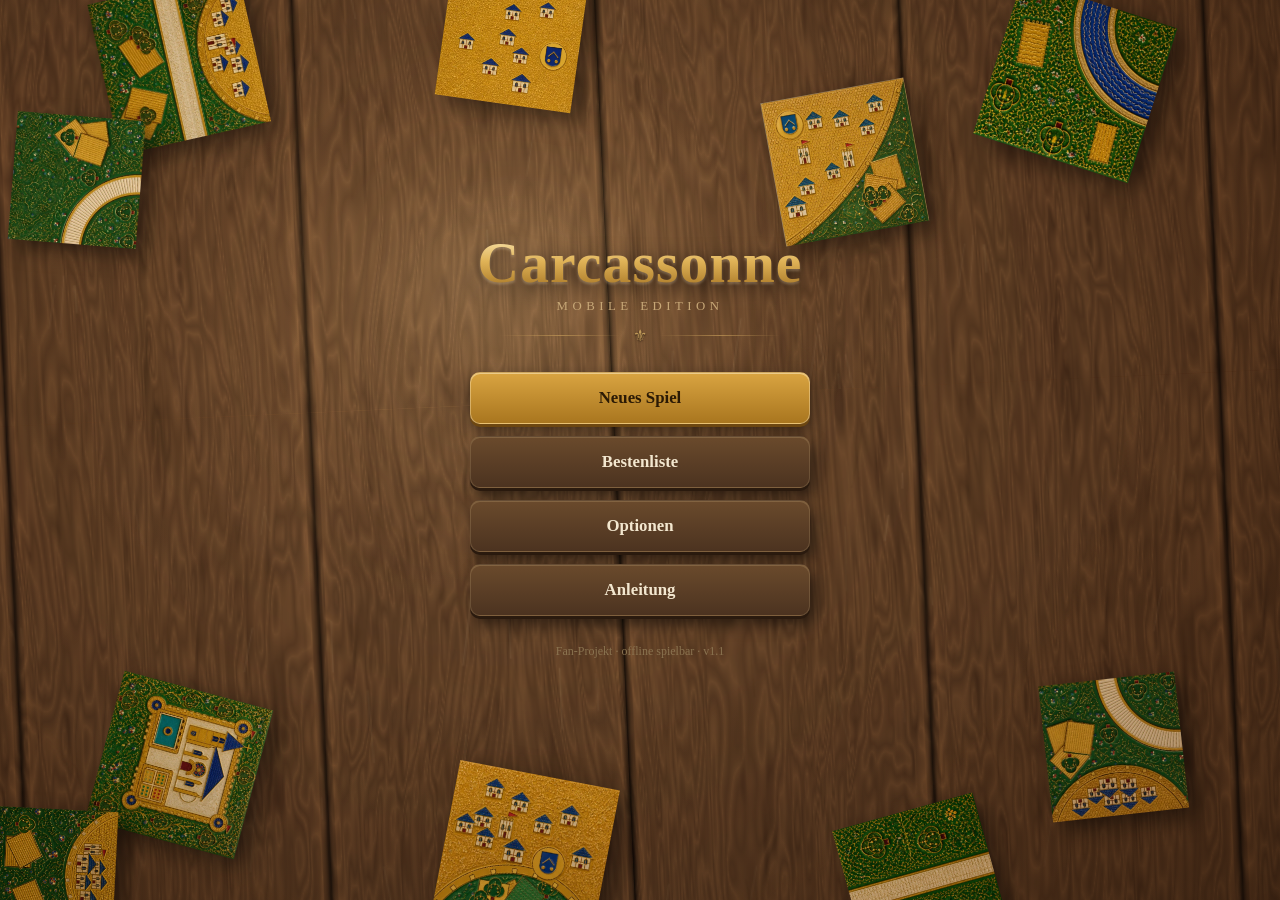
<file: index.html>
<!DOCTYPE html>
<html lang="de">
<head>
<meta charset="UTF-8">
<meta name="viewport" content="width=device-width, initial-scale=1, viewport-fit=cover, user-scalable=no">
<meta name="theme-color" content="#1a1109">
<meta name="mobile-web-app-capable" content="yes">
<meta name="apple-mobile-web-app-capable" content="yes">
<meta name="apple-mobile-web-app-status-bar-style" content="black-translucent">
<title>Carcassonne – Mobile Edition</title>
<link rel="manifest" href="manifest.webmanifest">
<link rel="icon" href="icon.svg" type="image/svg+xml">
<link rel="icon" href="icons/icon-192.png" type="image/png" sizes="192x192">
<!-- iOS wertet fuer apple-touch-icon kein SVG aus; ohne PNG landet auf dem
     Startbildschirm ein Schnappschuss der Seite statt des Symbols. -->
<link rel="apple-touch-icon" sizes="180x180" href="icons/icon-180.png">
<link rel="stylesheet" href="css/style.css">
</head>
<body>
<!-- Eichentisch im Kerzenschein – liegt hinter allen Bildschirmen -->
<canvas id="ambient" aria-hidden="true"></canvas>
<div id="app">

  <!-- ===== Hauptmenü ===== -->
  <section id="screen-menu" class="screen active">
    <div class="menu-content">
      <div class="logo-wrap">
        <h1 class="logo">Carcassonne</h1>
        <p class="tagline">Mobile&nbsp;Edition</p>
        <div class="rule">⚜</div>
      </div>
      <nav class="menu-buttons">
        <button id="btnContinue" class="btn big primary hidden">▶ Weiterspielen</button>
        <button id="btnNew" class="btn big primary">Neues Spiel</button>
        <button id="btnScores" class="btn big">Bestenliste</button>
        <button id="btnOptions" class="btn big">Optionen</button>
        <button id="btnHelp" class="btn big">Anleitung</button>
      </nav>
      <p class="foot">Fan-Projekt · offline spielbar · <span id="stand">v1.1</span></p>
    </div>
  </section>

  <!-- ===== Neues Spiel ===== -->
  <section id="screen-setup" class="screen">
    <header class="bar">
      <button class="btn icon" data-back>←</button>
      <h2>Neues Spiel</h2>
    </header>
    <div class="panel-scroll">
      <div class="panel" id="onlinePanel">
        <h3>Online-Mehrspieler <span class="hint">(mehrere Geräte)</span></h3>
        <div id="onlineOff">
          <div class="btn-row">
            <button id="btnHost" class="btn small">Spiel erstellen</button>
            <button id="btnJoin" class="btn small">Mit Code beitreten</button>
          </div>
          <p class="hint">Erstelle einen Raum; die anderen scannen den
          QR-Code, der dann erscheint, oder tippen den Raum-Code ein. Alle
          Geräte brauchen dafür <b>Internet</b> – über Bluetooth oder ein
          Netz ohne Internet geht es nicht, siehe Hilfe. Codes mit „T“
          verbinden zwei Tabs im selben Browser.</p>
        </div>
        <div id="onlineHost" class="hidden">
          <p class="room-line">Raum-Code: <b class="room-code" id="roomCode">…</b></p>
          <div class="qr-block">
            <canvas id="roomQr" width="252" height="252"
                    aria-label="QR-Code zum Beitreten"></canvas>
            <ol class="anleitung">
              <li>Dieses Fenster offen lassen.</li>
              <li>Die anderen öffnen die <b>Kamera</b> ihres Telefons und
                  halten sie auf den Code.</li>
              <li>Auf die Adresse tippen, die erscheint – das Spiel öffnet
                  sich mit eingetragenem Raum-Code.</li>
              <li>Name eintippen, <b>Beitreten</b>.</li>
              <li>Sind alle da, hier auf <b>Spiel starten</b> tippen.</li>
            </ol>
          </div>
          <p class="hint">Ohne Kamera geht es auch: „Mit Code beitreten“ und
          den Raum-Code von Hand eintippen.</p>
          <p class="hint" id="hostStatus">Warte auf Mitspieler…</p>
          <button id="btnHostCancel" class="btn small danger ghost">Raum schließen</button>
        </div>
      </div>
      <div class="panel">
        <h3>Spieler <span class="hint">(2–6, Name antippen &amp; ändern)</span></h3>
        <div id="playerRows"></div>
        <button id="btnAddPlayer" class="btn small ghost">＋ Spieler hinzufügen</button>
      </div>
      <div class="panel">
        <h3>Erweiterungen</h3>
        <label class="check"><input type="checkbox" id="exRiver">
          <span><b>Der Fluss</b><em>+12 Karten, Start am Fluss</em></span></label>
        <label class="check"><input type="checkbox" id="exInns">
          <span><b>Wirtshäuser &amp; Kathedralen</b><em>+18 Karten, großer Meeple</em></span></label>
        <label class="check"><input type="checkbox" id="exKing">
          <span><b>König &amp; Räuber</b><em>Bonus für größte Stadt &amp; längste Straße</em></span></label>
      </div>
      <div class="panel">
        <h3>Kartensatz <span class="hint">(Erweiterungen zählen mehrfach mit)</span></h3>
        <div class="seg" id="deckSeg">
          <button data-scale="1" class="active">Standard<em data-count>72 Karten</em></button>
          <button data-scale="2">Groß<em data-count>144 Karten</em></button>
          <button data-scale="4">Riesig<em data-count>288 Karten</em></button>
        </div>
      </div>
      <button id="btnStart" class="btn big primary">Spiel starten</button>
      <div class="spacer"></div>
    </div>
    <div id="joinModal" class="modal hidden">
      <div class="modal-box">
        <h3>Online beitreten</h3>
        <div id="joinForm">
          <input id="joinCode" class="text-input code-input" placeholder="CODE" maxlength="5"
                 autocapitalize="characters" autocomplete="off" spellcheck="false">
          <input id="joinName" class="text-input" placeholder="Dein Name" maxlength="14">
          <p class="hint" id="joinError"></p>
          <button id="btnJoinGo" class="btn big primary">Beitreten</button>
        </div>
        <div id="joinLobby" class="hidden">
          <p class="room-line">Raum <b class="room-code" id="joinRoomCode"></b></p>
          <ul id="joinRoster" class="roster"></ul>
          <p class="hint">Warten auf den Start durch den Host…</p>
        </div>
        <button id="btnJoinCancel" class="btn big">Abbrechen</button>
      </div>
    </div>
  </section>

  <!-- ===== Spielbrett ===== -->
  <section id="screen-game" class="screen">
    <canvas id="board"></canvas>
    <div id="hud-top">
      <div id="playerChips"></div>
      <div id="deckInfo" title="Verbleibende Karten">▦ <span id="deckCount">0</span></div>
      <!-- Hängt an der Leiste, nicht am Bildschirm: so steht eine Meldung
           immer unter den Spielern, wie viele Zeilen die auch brauchen. -->
      <div id="toasts"></div>
    </div>
    <div id="turnBanner" class="hidden"></div>
    <div id="hud-bottom">
      <div id="tileDock" class="hidden">
        <canvas id="preview" width="168" height="168"></canvas>
        <button id="btnRotate" class="btn icon round" title="Drehen">⟳</button>
      </div>
      <div id="actionDock">
        <button id="btnUndo" class="btn icon round hidden" title="Zurücknehmen">↩</button>
        <button id="btnBigMeeple" class="btn toggle hidden">Großer Meeple</button>
        <button id="btnConfirm" class="btn primary hidden">Platzieren ✓</button>
        <button id="btnSkipMeeple" class="btn hidden">Ohne Meeple ▶</button>
      </div>
    </div>
    <div id="sideDock">
      <button id="btnCenter" class="btn icon round" title="Zentrieren">⌖</button>
      <button id="btnMute" class="btn icon round" title="Ton an/aus">♫</button>
      <button id="btnGameMenu" class="btn icon round" title="Menü">☰</button>
    </div>
    <div id="netStatus" class="hidden"></div>
    <div id="gameMenu" class="modal hidden">
      <div class="modal-box">
        <h3>Pause</h3>
        <button id="btnResume" class="btn big primary">Weiterspielen</button>
        <button id="btnToOptions" class="btn big">Optionen</button>
        <button id="btnQuit" class="btn big danger">Aufgeben &amp; Hauptmenü</button>
      </div>
    </div>
  </section>

  <!-- ===== Spielende ===== -->
  <section id="screen-end" class="screen">
    <div class="panel-scroll center">
      <h2 class="end-title" id="endTitle">Spielende</h2>
      <p id="endWinner" class="end-winner"></p>
      <div class="panel">
        <table id="endTable"></table>
      </div>
      <p id="endHighscore" class="hint hidden">Neuer Bestwert!</p>
      <button id="btnRematch" class="btn big primary">Revanche</button>
      <button id="btnEndMenu" class="btn big">Hauptmenü</button>
      <div class="spacer"></div>
    </div>
  </section>

  <!-- ===== Highscores ===== -->
  <section id="screen-scores" class="screen">
    <header class="bar">
      <button class="btn icon" data-back>←</button>
      <h2>Bestenliste</h2>
    </header>
    <div class="panel-scroll">
      <div class="panel">
        <ol id="scoreList" class="score-list"></ol>
        <p id="scoreEmpty" class="hint">Noch keine Einträge – spiel eine Partie!</p>
      </div>
      <button id="btnClearScores" class="btn small danger ghost">Liste löschen</button>
      <div class="spacer"></div>
    </div>
  </section>

  <!-- ===== Optionen ===== -->
  <section id="screen-options" class="screen">
    <header class="bar">
      <button class="btn icon" data-back>←</button>
      <h2>Optionen</h2>
    </header>
    <div class="panel-scroll">
      <div class="panel">
        <h3>Ton</h3>
        <label class="check"><input type="checkbox" id="optSfx">
          <span><b>Soundeffekte</b><em>Legen, Punkte, Fanfare</em></span></label>
        <label class="check"><input type="checkbox" id="optMusic">
          <span><b>Musik</b><em>Drehleier, Flöte und Tabor</em></span></label>
      </div>
      <div class="panel">
        <h3>Anzeige</h3>
        <label class="check"><input type="checkbox" id="optHints">
          <span><b>Hinweise anzeigen</b><em>Mögliche Felder hervorheben</em></span></label>
        <label class="check"><input type="checkbox" id="optAnim">
          <span><b>Animationen</b><em>Karten- &amp; Kamerabewegungen</em></span></label>
      </div>
      <div class="spacer"></div>
    </div>
  </section>

  <!-- ===== Anleitung ===== -->
  <section id="screen-help" class="screen">
    <header class="bar">
      <button class="btn icon" data-back>←</button>
      <h2>Anleitung</h2>
    </header>
    <div class="panel-scroll">
      <div class="panel help">
        <h3>Ziel</h3>
        <p>Legt reihum Landschaftskarten an und setzt Meeples als Ritter (Stadt),
        Wegelagerer (Straße), Mönch (Kloster) oder Bauer (Wiese). Wer am Ende die
        meisten Punkte hat, gewinnt.</p>
        <h3>Ablauf</h3>
        <p>1. Karte ziehen und passend anlegen (Städte an Städte, Straßen an
        Straßen, Wiesen an Wiesen).<br>
        2. Optional einen Meeple auf ein <b>unbesetztes</b> Gebiet der neuen Karte
        setzen.<br>
        3. Fertige Gebiete werden sofort gewertet, die Meeples kommen zurück.</p>
        <h3>Punkte</h3>
        <p><b>Straße</b> fertig: 1 Punkt je Karte.<br>
        <b>Stadt</b> fertig: 2 Punkte je Karte, +2 je Wappen (unfertig am Ende: 1).<br>
        <b>Kloster</b>: 9 Punkte, wenn alle 8 Nachbarfelder liegen.<br>
        <b>Wiese</b> (nur am Ende): 3 Punkte je fertiger angrenzender Stadt.</p>
        <h3>Erweiterungen</h3>
        <p><b>Der Fluss</b>: Das Spiel beginnt mit dem Flusslauf – er teilt Wiesen.
        Eine Flusskurve darf nicht zurück in Richtung Quelle zeigen.<br>
        <b>Wirtshäuser &amp; Kathedralen</b>: Wirtshaus-Straßen zählen fertig doppelt
        (unfertig 0), Kathedral-Städte 3 je Karte (unfertig 0). Der große Meeple
        zählt bei Mehrheiten doppelt.<br>
        <b>König &amp; Räuber</b>: Wer die größte Stadt bzw. längste Straße
        vollendet, bekommt am Ende je 1 Punkt pro fertiger Stadt bzw. Straße.</p>
        <h3>Bedienung</h3>
        <p>Ziehen = Karte verschieben · Kneifen = Zoomen · Leuchtendes Feld
        antippen = Karte dort ablegen · ⟳ = Drehen · Danach Meeple-Punkt antippen
        oder „Ohne Meeple“.</p>
        <p>Beim Setzen zeigt jede Marke die Farbe ihres Bauteils: Gold =
        Stadt, Elfenbein = Straße, Grün = Wiese, Blau = Kloster. Eine
        gedämpfte Marke mit Riegel heißt: dieses Gebiet gehört schon
        jemandem – in der Farbe dessen, dem es gehört. Auch wenn seine
        Figur weit außerhalb des Bildausschnitts steht.</p>

        <h3>Zu mehreren auf mehreren Geräten</h3>
        <p>Einer erstellt unter <b>Neues Spiel → Online-Mehrspieler</b> einen
        Raum. Es erscheinen ein Raum-Code und ein QR-Code. Die anderen halten
        einfach die <b>Kamera</b> ihres Telefons darauf und tippen auf die
        Adresse, die aufpoppt – das Spiel öffnet sich mit eingetragenem Code.
        Ohne Kamera geht es über „Mit Code beitreten“ und den Code von Hand.
        Sind alle in der Liste, startet der Gastgeber.</p>
        <p><b>Was gebraucht wird:</b> alle Geräte brauchen Internet. Die
        Verbindung wird über einen öffentlichen Vermittler hergestellt;
        danach laufen die Spielzüge direkt von Gerät zu Gerät. Sind alle im
        selben WLAN, bleiben sie dabei auch im WLAN – aber das erste
        Händeschütteln braucht das Netz.</p>
        <p><b>Was nicht geht:</b> Bluetooth. Ein Browser kann sich damit nur
        mit Geräten wie Kopfhörern oder Sensoren verbinden, nicht mit einem
        anderen Telefon – ein Telefon kann sich im Browser nicht als
        Gegenstelle anbieten. Ebenso wenig ein Netz ganz ohne Internet: für
        das erste Händeschütteln müssen sich beide Seiten irgendwo treffen
        können. Wer ohne Netz zu zweit spielen will, spielt an einem Gerät –
        dafür sind bis zu sechs Spieler vorgesehen.</p>
      </div>
      <div class="spacer"></div>
    </div>
  </section>

</div>
<!-- Randabdunklung: legt die Oberfläche in denselben Lichtkegel wie den Tisch -->
<div id="vignette" aria-hidden="true"></div>
<script src="js/lib/peerjs.min.js"></script>
<script type="module" src="js/ui/main.js"></script>
</body>
</html>
</file>
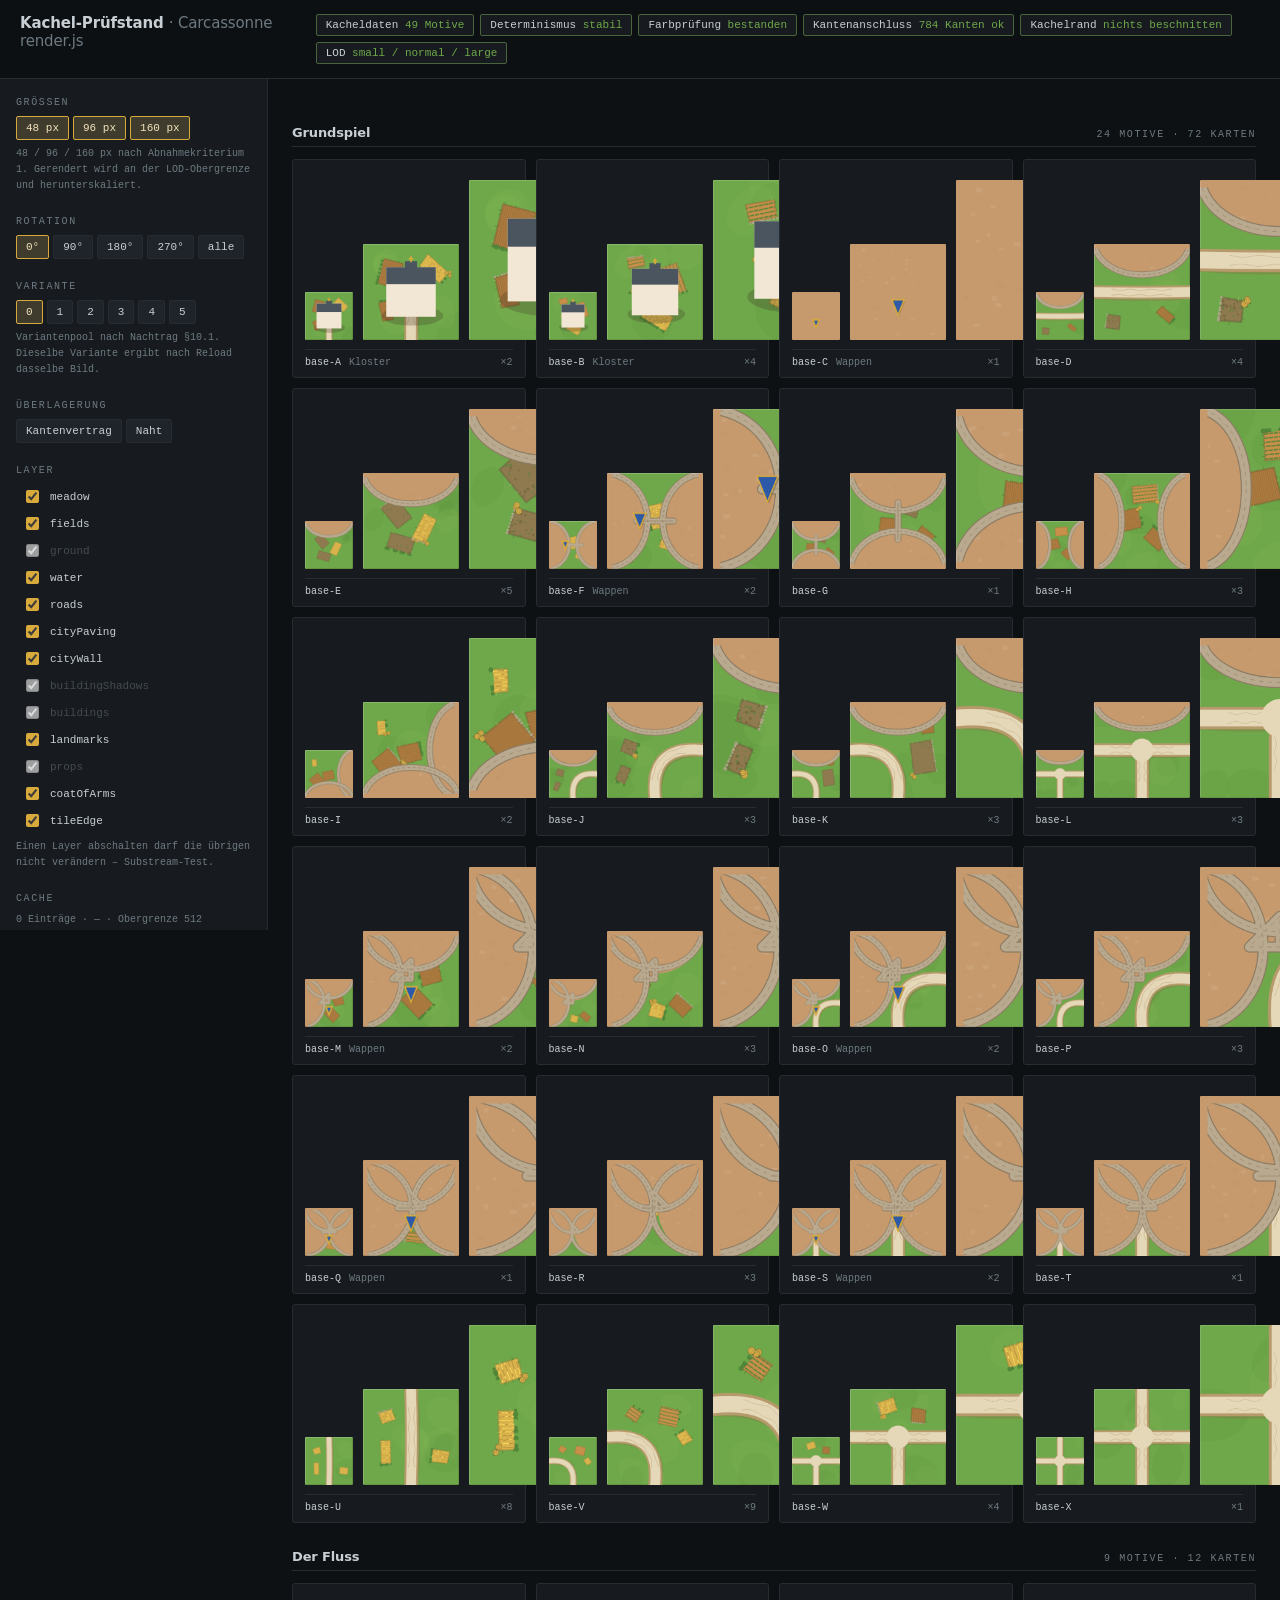
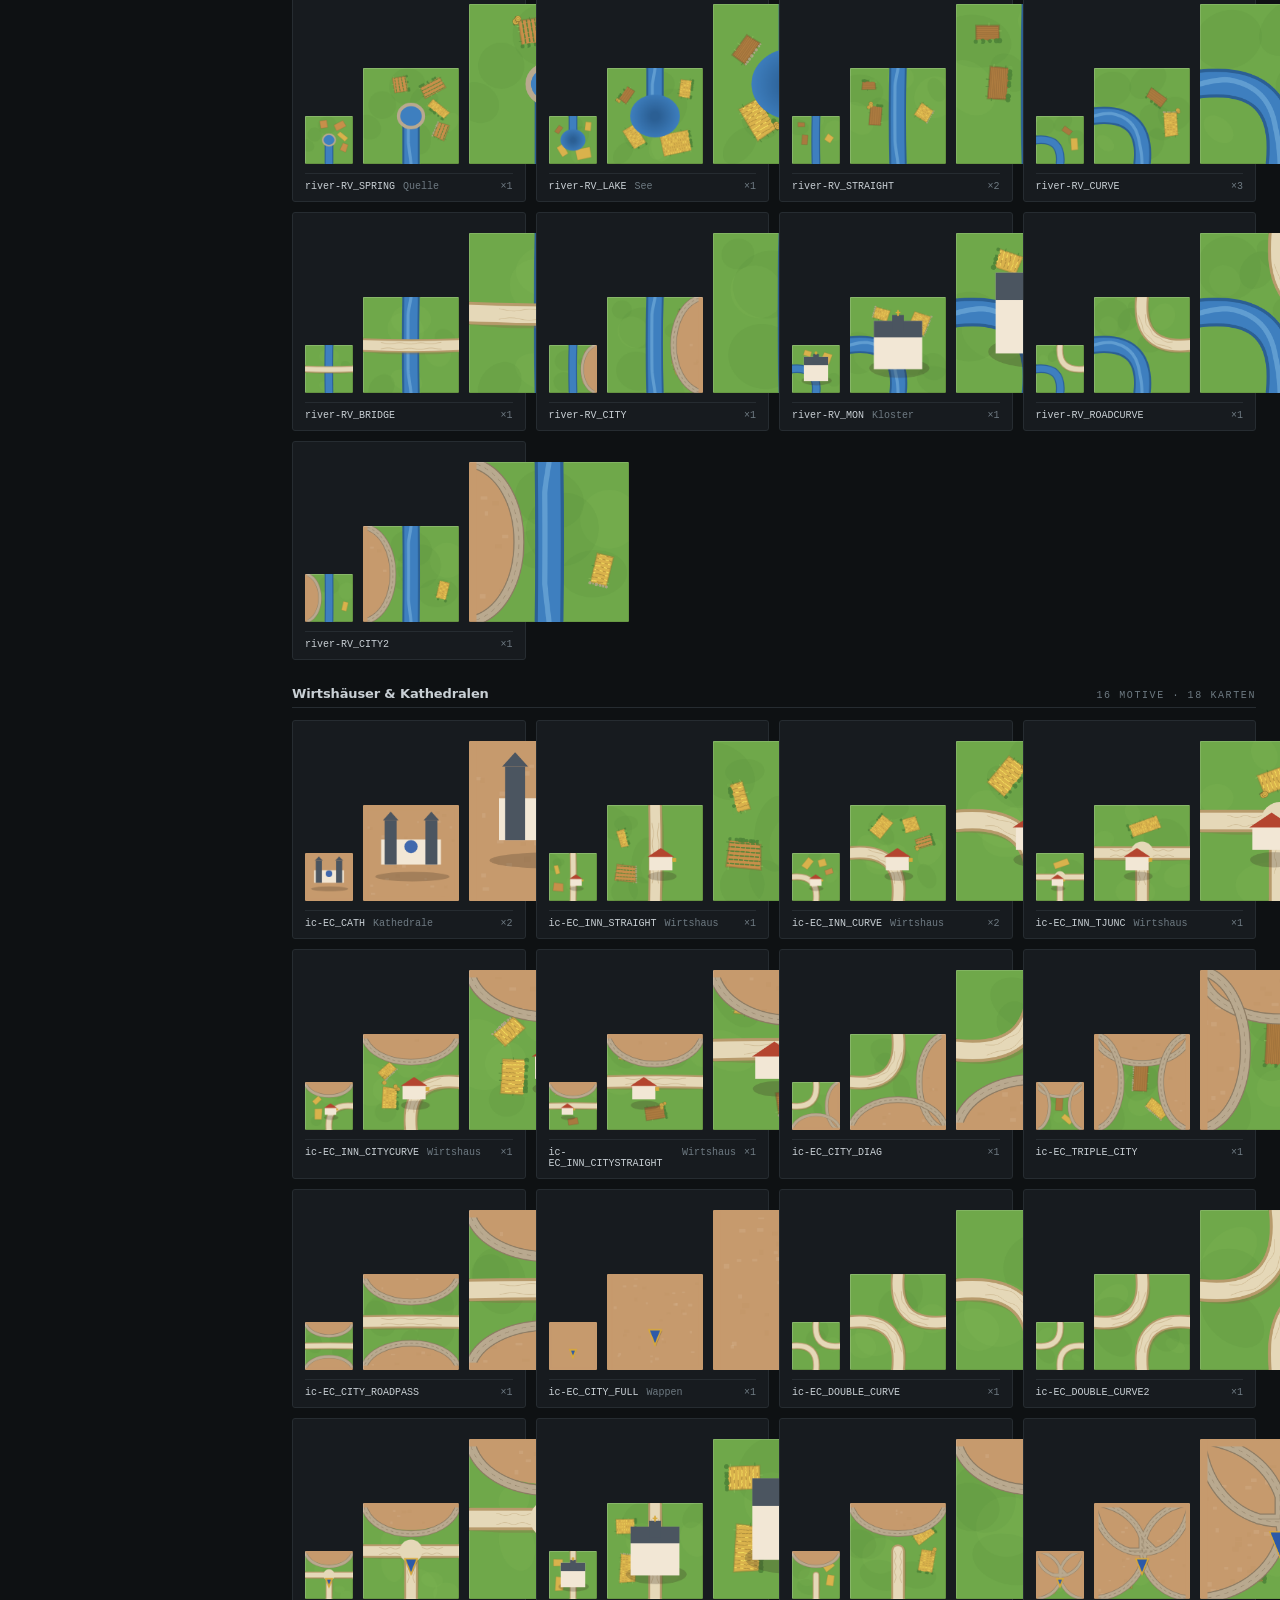
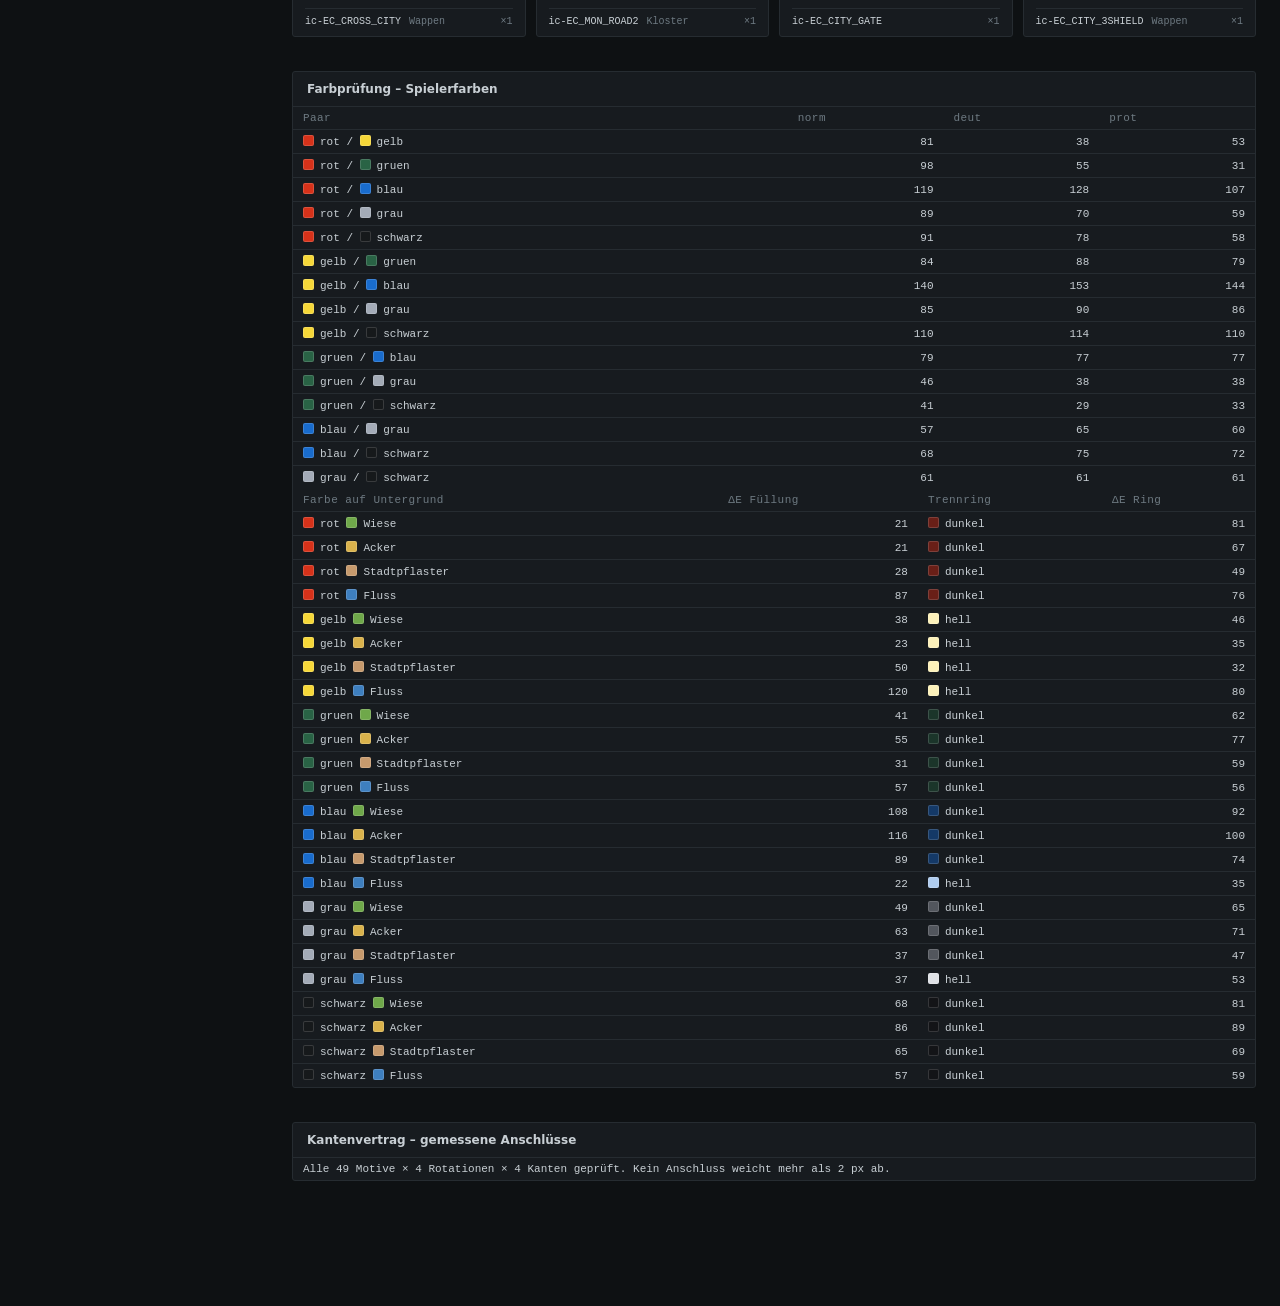
<file: debug/gallery.html>
<!doctype html>
<html lang="de">
<head>
<meta charset="utf-8">
<meta name="viewport" content="width=device-width, initial-scale=1">
<title>Kachel-Prüfstand</title>
<style>
  :root {
    --ink: #0E1113;
    --surface: #171B1F;
    --raised: #1E242A;
    --line: #262C31;
    --text: #C8CFD4;
    --muted: #6E7A82;
    --gold: #D8A93B;
    --alert: #E2574B;
    --ok: #6FA84A;
    --mono: ui-monospace, "SF Mono", "JetBrains Mono", Menlo, Consolas, monospace;
    --sans: "Inter Tight", "Helvetica Neue", system-ui, sans-serif;
    --rail: 268px;
  }

  * { box-sizing: border-box; }

  body {
    margin: 0;
    background: var(--ink);
    color: var(--text);
    font-family: var(--sans);
    font-size: 13px;
    -webkit-font-smoothing: antialiased;
  }

  .eyebrow {
    font-family: var(--mono);
    font-size: 10px;
    letter-spacing: 0.16em;
    text-transform: uppercase;
    color: var(--muted);
  }

  /* ------------------------------------------------------------- Kopfzeile */
  header {
    position: sticky; top: 0; z-index: 20;
    display: flex; align-items: baseline; gap: 24px;
    padding: 14px 20px;
    background: color-mix(in srgb, var(--ink) 92%, transparent);
    backdrop-filter: blur(8px);
    border-bottom: 1px solid var(--line);
  }
  header h1 {
    margin: 0;
    font-size: 15px; font-weight: 600; letter-spacing: -0.01em;
  }
  header h1 span { color: var(--muted); font-weight: 400; }

  #checks { display: flex; gap: 6px; flex-wrap: wrap; margin-left: auto; }
  .check {
    font-family: var(--mono); font-size: 11px;
    padding: 4px 9px; border-radius: 2px;
    border: 1px solid var(--line); background: var(--surface);
    white-space: nowrap;
  }
  .check b { font-weight: 500; }
  .check.pass { border-color: color-mix(in srgb, var(--ok) 45%, var(--line)); }
  .check.pass b { color: var(--ok); }
  .check.fail { border-color: var(--alert); }
  .check.fail b { color: var(--alert); }
  .check.wait b { color: var(--muted); }

  /* ------------------------------------------------------------------ Rail */
  .layout { display: grid; grid-template-columns: var(--rail) 1fr; align-items: start; }

  aside {
    position: sticky; top: 49px;
    height: calc(100vh - 49px); overflow-y: auto;
    padding: 18px 16px 60px;
    border-right: 1px solid var(--line);
    background: var(--surface);
  }
  .group { margin-bottom: 22px; }
  .group > .eyebrow { display: block; margin-bottom: 8px; }

  .seg { display: flex; flex-wrap: wrap; gap: 4px; }
  .seg button, .toggle {
    font-family: var(--mono); font-size: 11px;
    color: var(--text); background: var(--raised);
    border: 1px solid var(--line); border-radius: 2px;
    padding: 5px 9px; cursor: pointer;
  }
  .seg button[aria-pressed="true"] {
    background: color-mix(in srgb, var(--gold) 18%, var(--raised));
    border-color: var(--gold); color: #F2E3BE;
  }
  .seg button:focus-visible, .toggle:focus-visible, .tile:focus-visible {
    outline: 2px solid var(--gold); outline-offset: 2px;
  }

  .layers { display: flex; flex-direction: column; gap: 2px; }
  .layers label {
    display: flex; align-items: center; gap: 8px;
    font-family: var(--mono); font-size: 11px;
    padding: 3px 6px; border-radius: 2px; cursor: pointer;
  }
  .layers label:hover { background: var(--raised); }
  .layers input { accent-color: var(--gold); }
  .layers .off { color: var(--muted); text-decoration: line-through; }
  .layers .empty { color: var(--muted); opacity: 0.5; }

  .note {
    font-family: var(--mono); font-size: 10px; line-height: 1.6;
    color: var(--muted); margin-top: 6px;
  }

  /* ------------------------------------------------------------ Kontaktbogen */
  main { padding: 20px 24px 120px; }

  .setband {
    display: flex; align-items: baseline; gap: 10px;
    margin: 26px 0 12px; padding-bottom: 6px;
    border-bottom: 1px solid var(--line);
  }
  .setband h2 { margin: 0; font-size: 13px; font-weight: 600; letter-spacing: -0.01em; }
  .setband .eyebrow { margin-left: auto; }

  .sheet {
    display: grid;
    grid-template-columns: repeat(auto-fill, minmax(212px, 1fr));
    gap: 10px;
  }
  .tile {
    background: var(--surface);
    border: 1px solid var(--line); border-radius: 3px;
    padding: 12px 12px 9px;
    display: flex; flex-direction: column; gap: 9px;
  }
  .tile .row { display: flex; align-items: flex-end; gap: 10px; min-height: 168px; }
  .tile canvas { display: block; image-rendering: auto; border-radius: 1px; }
  .tile footer {
    display: flex; align-items: baseline; gap: 8px;
    font-family: var(--mono); font-size: 10px; color: var(--muted);
    border-top: 1px solid var(--line); padding-top: 7px;
  }
  .tile footer .id { color: var(--text); }
  .tile footer .count { margin-left: auto; }
  .tile.flagged { border-color: var(--alert); }

  /* Naht-Test: zwei Kacheln stumpf aneinander */
  .seam .row { gap: 0; }

  /* ---------------------------------------------------------------- Panels */
  .panel {
    margin-top: 34px; border: 1px solid var(--line);
    border-radius: 3px; background: var(--surface); overflow: hidden;
  }
  .panel > h3 {
    margin: 0; padding: 10px 14px;
    font-size: 12px; font-weight: 600;
    border-bottom: 1px solid var(--line);
  }
  table { width: 100%; border-collapse: collapse; font-family: var(--mono); font-size: 11px; }
  th, td { padding: 5px 10px; text-align: left; border-bottom: 1px solid var(--line); }
  th { color: var(--muted); font-weight: 400; letter-spacing: 0.04em; }
  tr:last-child td { border-bottom: 0; }
  td.num { text-align: right; font-variant-numeric: tabular-nums; }
  td.bad { color: var(--alert); }
  .swatch {
    display: inline-block; width: 11px; height: 11px;
    border-radius: 2px; vertical-align: -1px; margin-right: 6px;
    border: 1px solid rgba(255,255,255,0.15);
  }

  @media (prefers-reduced-motion: no-preference) {
    .tile { transition: border-color 120ms ease; }
  }
  @media (max-width: 860px) {
    .layout { grid-template-columns: 1fr; }
    aside { position: static; height: auto; border-right: 0; border-bottom: 1px solid var(--line); }
  }
</style>
</head>
<body>

<header>
  <h1>Kachel-Prüfstand <span>· Carcassonne render.js</span></h1>
  <div id="checks"></div>
</header>

<div class="layout">
  <aside>
    <div class="group">
      <span class="eyebrow">Größen</span>
      <div class="seg" id="sizes"></div>
      <p class="note">48 / 96 / 160 px nach Abnahmekriterium 1. Gerendert wird an der LOD-Obergrenze und herunterskaliert.</p>
    </div>

    <div class="group">
      <span class="eyebrow">Rotation</span>
      <div class="seg" id="rotations"></div>
    </div>

    <div class="group">
      <span class="eyebrow">Variante</span>
      <div class="seg" id="variants"></div>
      <p class="note">Variantenpool nach Nachtrag §10.1. Dieselbe Variante ergibt nach Reload dasselbe Bild.</p>
    </div>

    <div class="group">
      <span class="eyebrow">Überlagerung</span>
      <div class="seg" id="overlays"></div>
    </div>

    <div class="group">
      <span class="eyebrow">Layer</span>
      <div class="layers" id="layers"></div>
      <p class="note">Einen Layer abschalten darf die übrigen nicht verändern – Substream-Test.</p>
    </div>

    <div class="group">
      <span class="eyebrow">Cache</span>
      <div id="cacheReport" class="note"></div>
    </div>
  </aside>

  <main>
    <div id="sheets"></div>

    <section class="panel">
      <h3>Farbprüfung – Spielerfarben</h3>
      <div id="colorPanel"></div>
    </section>

    <section class="panel">
      <h3>Kantenvertrag – gemessene Anschlüsse</h3>
      <div id="edgePanel"></div>
    </section>
  </main>
</div>

<script type="module">
import { validateTiles, SETS } from '../js/ui/render/tiles.js';
// Die Galerie zeigt die echten Kacheldaten des Spiels, nicht die Vorlage.
import { adaptedTiles } from '../js/ui/render/adapt-tiles.js';
const TILES = adaptedTiles();
import { renderTile, LAYER_ORDER, registeredLayers } from '../js/ui/render/layers.js';
import '../js/ui/render/base.js'; // registriert die Layer
import '../js/ui/render/fields.js'; // Layer 'fields'
import { TileCache } from '../js/ui/render/cache.js';
import {
  LOD, lodFor, renderSizeFor, EDGE, SIDE_NAMES, edgeAnchor, keepoutCircles,
} from '../js/ui/render/contract.js';
import {
  PLAYER_COLORS, MEEPLE_BACKGROUNDS, checkPlayerColors, separationRing, CONTRAST_LIMITS,
} from '../js/ui/render/palette.js';
import { VARIANT_COUNT } from '../js/ui/render/rng.js';
import { measureEdge } from './classify.mjs';

const SIZES = [48, 96, 160];
const dpr = Math.min(window.devicePixelRatio || 1, 2);

const state = {
  sizes: new Set(SIZES),
  rotations: [0],
  variant: 0,
  overlay: null,            // null | 'contract' | 'seam'
  disabledLayers: new Set(),
};

const cache = new TileCache({ maxEntries: 512, budgetPerFrame: Infinity, dpr });

// ------------------------------------------------------------------ Zeichnen

function drawContractOverlay(ctx, { tile }) {
  ctx.save();
  ctx.lineWidth = 1 / (ctx.getTransform().a || 1);

  for (const c of keepoutCircles(tile.sides, 'prop')) {
    ctx.fillStyle = 'rgba(226,87,75,0.14)';
    ctx.beginPath();
    ctx.arc(c.x, c.y, c.r, 0, Math.PI * 2);
    ctx.fill();
  }
  for (let s = 0; s < 4; s++) {
    const a = edgeAnchor(s);
    const type = tile.sides[s];
    const half = type === 'road' ? EDGE.ROAD_WIDTH / 2
               : type === 'river' ? EDGE.RIVER_WIDTH / 2
               : type === 'city' ? 0.5 : 0;
    ctx.strokeStyle = '#D8A93B';
    ctx.beginPath();
    if (s === 0 || s === 2) { ctx.moveTo(a.x - half, a.y); ctx.lineTo(a.x + half, a.y); }
    else { ctx.moveTo(a.x, a.y - half); ctx.lineTo(a.x, a.y + half); }
    ctx.stroke();

    ctx.fillStyle = '#D8A93B';
    ctx.beginPath();
    ctx.arc(a.x, a.y, 0.012, 0, Math.PI * 2);
    ctx.fill();
  }
  ctx.restore();
}

function renderToCanvas(tile, size, rotation, variant) {
  const lod = lodFor(size);
  const renderPx = Math.round(renderSizeFor(lod) * dpr);
  const c = document.createElement('canvas');
  c.width = c.height = renderPx;
  c.style.width = c.style.height = size + 'px';
  const ctx = c.getContext('2d');
  ctx.save();
  ctx.scale(renderPx, renderPx);
  ctx.beginPath(); ctx.rect(0, 0, 1, 1); ctx.clip();
  renderTile(ctx, {
    tile, variant, rotation, lod,
    disabledLayers: state.disabledLayers,
    debug: state.overlay === 'contract' ? { overlay: drawContractOverlay } : null,
  });
  ctx.restore();
  c.dataset.lod = lod;
  return c;
}

// --------------------------------------------------------- Kantenmessung

const EXPECTED = { road: EDGE.ROAD_WIDTH, river: EDGE.RIVER_WIDTH, city: 1, field: 0 };

function rotateSides(sides, r) {
  return [0, 1, 2, 3].map((s) => sides[(s - r + 4) % 4]);
}

function runEdgeCheck() {
  const rows = [];
  let checked = 0;
  for (const tile of TILES) {
    for (const rot of [0, 1, 2, 3]) {
      const c = renderToCanvas(tile, 160, rot, state.variant);
      const sides = rotateSides(tile.sides, rot);
      const tol = 3 / c.width;
      for (let s = 0; s < 4; s++) {
        checked++;
        const m = measureEdge(c, s);
        const declared = sides[s];
        if (m.kind !== declared) {
          rows.push({ tile: tile.id, rot, side: SIDE_NAMES[s], declared, got: m.kind, width: m.width, expected: EXPECTED[declared] });
          continue;
        }
        if (declared !== 'field' && Math.abs(m.width - EXPECTED[declared]) > tol) {
          rows.push({ tile: tile.id, rot, side: SIDE_NAMES[s], declared, got: `Breite ${m.width.toFixed(3)}`, width: m.width, expected: EXPECTED[declared] });
          continue;
        }
        if ((declared === 'road' || declared === 'river') && Math.abs(m.center - 0.5) > tol) {
          rows.push({ tile: tile.id, rot, side: SIDE_NAMES[s], declared, got: `Mitte ${m.center.toFixed(3)}`, width: m.width, expected: EXPECTED[declared] });
        }
      }
    }
  }
  return { rows, checked };
}

/**
 * Dekoration darf nicht am Kachelrand abgeschnitten werden.
 * Grundflächen dürfen und sollen über den Rand laufen – dafür ist der Clip da.
 */
const DECOR_LAYERS = new Set(['buildingShadows', 'buildings', 'landmarks', 'props', 'coatOfArms']);

function runOverflowCheck() {
  const notDecor = new Set(LAYER_ORDER.filter((l) => !DECOR_LAYERS.has(l)));
  const px = Math.round(renderSizeFor(LOD.LARGE) * dpr);
  const pad = Math.round(px * 0.3);
  const offenders = [];
  for (const tile of TILES) {
    for (const rot of [0, 1, 2, 3]) {
      const c = document.createElement('canvas');
      c.width = c.height = px + 2 * pad;
      const ctx = c.getContext('2d');
      ctx.save();
      ctx.translate(pad, pad);
      ctx.scale(px, px);
      renderTile(ctx, { tile, variant: state.variant, rotation: rot, lod: LOD.LARGE, disabledLayers: notDecor });
      ctx.restore();
      const d = ctx.getImageData(0, 0, c.width, c.height).data;
      const W = c.width;
      let hits = 0;
      for (let y = 0; y < c.height && hits === 0; y++) {
        for (let x = 0; x < W; x++) {
          if (x >= pad && x < pad + px && y >= pad && y < pad + px) continue;
          if (d[(y * W + x) * 4 + 3] > 8) { hits++; break; }
        }
      }
      if (hits) offenders.push(`${tile.id} ${rot * 90}°`);
    }
  }
  return offenders;
}

// ------------------------------------------------------------------- Aufbau

function buildSeg(host, items, isActive, onPick) {
  host.innerHTML = '';
  for (const item of items) {
    const b = document.createElement('button');
    b.textContent = item.label;
    b.setAttribute('aria-pressed', String(isActive(item.value)));
    b.addEventListener('click', () => { onPick(item.value); paint(); });
    host.appendChild(b);
  }
}

function buildControls() {
  buildSeg(document.getElementById('sizes'),
    SIZES.map((s) => ({ label: s + ' px', value: s })),
    (v) => state.sizes.has(v),
    (v) => { state.sizes.has(v) ? state.sizes.delete(v) : state.sizes.add(v);
             if (!state.sizes.size) state.sizes.add(v); });

  buildSeg(document.getElementById('rotations'),
    [0, 1, 2, 3].map((r) => ({ label: (r * 90) + '°', value: r })).concat([{ label: 'alle', value: 'all' }]),
    (v) => v === 'all' ? state.rotations.length === 4 : state.rotations.length === 1 && state.rotations[0] === v,
    (v) => { state.rotations = v === 'all' ? [0, 1, 2, 3] : [v]; });

  buildSeg(document.getElementById('variants'),
    Array.from({ length: VARIANT_COUNT }, (_, i) => ({ label: String(i), value: i })),
    (v) => state.variant === v,
    (v) => { state.variant = v; });

  buildSeg(document.getElementById('overlays'),
    [{ label: 'Kantenvertrag', value: 'contract' }, { label: 'Naht', value: 'seam' }],
    (v) => state.overlay === v,
    (v) => { state.overlay = state.overlay === v ? null : v; });

  const host = document.getElementById('layers');
  host.innerHTML = '';
  const active = new Set(registeredLayers());
  for (const name of LAYER_ORDER) {
    const label = document.createElement('label');
    const cb = document.createElement('input');
    cb.type = 'checkbox';
    cb.checked = !state.disabledLayers.has(name);
    cb.disabled = !active.has(name);
    cb.addEventListener('change', () => {
      cb.checked ? state.disabledLayers.delete(name) : state.disabledLayers.add(name);
      paint();
    });
    const span = document.createElement('span');
    span.textContent = name;
    if (!active.has(name)) span.className = 'empty';
    else if (state.disabledLayers.has(name)) span.className = 'off';
    label.append(cb, span);
    if (!active.has(name)) label.title = 'noch kein Layer registriert';
    host.appendChild(label);
  }
}

function paint() {
  buildControls();
  const host = document.getElementById('sheets');
  host.innerHTML = '';

  for (const [setId, meta] of Object.entries(SETS)) {
    const tiles = TILES.filter((t) => t.set === setId);
    const band = document.createElement('div');
    band.className = 'setband';
    band.innerHTML = `<h2>${meta.label}</h2>
      <span class="eyebrow">${tiles.length} Motive · ${tiles.reduce((a, t) => a + t.count, 0)} Karten</span>`;
    host.appendChild(band);

    const sheet = document.createElement('div');
    sheet.className = 'sheet';
    for (const tile of tiles) {
      for (const rot of state.rotations) sheet.appendChild(tileCard(tile, rot));
    }
    host.appendChild(sheet);
  }

  document.getElementById('cacheReport').textContent =
    `${cache.entries.size} Einträge · ${cache.estimatedBytes() / 1048576 < 0.05 ? '—' : (cache.estimatedBytes() / 1048576).toFixed(1) + ' MB'} · Obergrenze ${cache.maxEntries}`;
}

function tileCard(tile, rotation) {
  const card = document.createElement('div');
  card.className = 'tile' + (state.overlay === 'seam' ? ' seam' : '');
  card.tabIndex = 0;

  const row = document.createElement('div');
  row.className = 'row';
  const sizes = SIZES.filter((s) => state.sizes.has(s));
  for (const size of sizes) {
    const c = renderToCanvas(tile, size, rotation, state.variant);
    row.appendChild(c);
    if (state.overlay === 'seam' && size === Math.max(...sizes)) {
      // gleiche Kachel spiegelbildlich anlegen: die Naht muss unsichtbar bleiben
      const twin = renderToCanvas(tile, size, (rotation + 2) % 4, state.variant);
      row.appendChild(twin);
    }
  }
  card.appendChild(row);

  const foot = document.createElement('footer');
  const flags = [
    tile.shield && 'Wappen', tile.cloister && 'Kloster',
    tile.cathedral && 'Kathedrale', tile.inn && 'Wirtshaus',
    tile.spring && 'Quelle', tile.lake && 'See',
  ].filter(Boolean).join(' · ');
  foot.innerHTML = `<span class="id">${tile.id}</span><span>${flags}</span><span class="count">×${tile.count}</span>`;
  card.appendChild(foot);
  return card;
}

// -------------------------------------------------------------------- Checks

function setCheck(id, label, status, detail) {
  let el = document.getElementById('chk-' + id);
  if (!el) {
    el = document.createElement('div');
    el.id = 'chk-' + id;
    el.className = 'check';
    document.getElementById('checks').appendChild(el);
  }
  el.className = 'check ' + status;
  el.innerHTML = `${label} <b>${detail}</b>`;
}

function determinismCheck() {
  const sample = TILES.filter((_, i) => i % 7 === 0);
  for (const tile of sample) {
    const a = renderToCanvas(tile, 160, 0, state.variant);
    const b = renderToCanvas(tile, 160, 0, state.variant);
    const da = a.getContext('2d').getImageData(0, 0, a.width, a.height).data;
    const db = b.getContext('2d').getImageData(0, 0, b.width, b.height).data;
    for (let i = 0; i < da.length; i += 97) {
      if (da[i] !== db[i]) return { ok: false, tile: tile.id };
    }
  }
  return { ok: true };
}

function colorPanel(result) {
  const views = ['normal', 'deuteranopia', 'protanopia'];
  let html = '<table><thead><tr><th>Paar</th>';
  for (const v of views) html += `<th class="num">${v.slice(0, 4)}</th>`;
  html += '</tr></thead><tbody>';
  for (const p of result.pairs) {
    html += `<tr><td><span class="swatch" style="background:${PLAYER_COLORS[p.a]}"></span>${p.a} / ` +
            `<span class="swatch" style="background:${PLAYER_COLORS[p.b]}"></span>${p.b}</td>`;
    for (const v of views) {
      const bad = p.values[v] < CONTRAST_LIMITS.playerPair;
      html += `<td class="num ${bad ? 'bad' : ''}">${p.values[v].toFixed(0)}</td>`;
    }
    html += '</tr>';
  }
  html += '</tbody></table>';

  html += '<table><thead><tr><th>Farbe auf Untergrund</th><th class="num">ΔE Füllung</th><th>Trennring</th><th class="num">ΔE Ring</th></tr></thead><tbody>';
  for (const b of result.backgrounds) {
    const ring = separationRing(PLAYER_COLORS[b.color], MEEPLE_BACKGROUNDS[b.background]);
    const bad = b.min < CONTRAST_LIMITS.background;
    html += `<tr><td><span class="swatch" style="background:${PLAYER_COLORS[b.color]}"></span>${b.color} ` +
            `<span class="swatch" style="background:${MEEPLE_BACKGROUNDS[b.background]}"></span>${b.background}</td>` +
            `<td class="num ${bad ? 'bad' : ''}">${b.min.toFixed(0)}</td>` +
            `<td><span class="swatch" style="background:${ring.color}"></span>${ring.kind}</td>` +
            `<td class="num">${ring.deltaE.toFixed(0)}</td></tr>`;
  }
  html += '</tbody></table>';
  document.getElementById('colorPanel').innerHTML = html;
}

function edgePanel(result) {
  if (!result.rows.length) {
    document.getElementById('edgePanel').innerHTML =
      `<table><tbody><tr><td>Alle ${TILES.length} Motive × 4 Rotationen × 4 Kanten geprüft. Kein Anschluss weicht mehr als 2 px ab.</td></tr></tbody></table>`;
    return;
  }
  let html = '<table><thead><tr><th>Motiv</th><th>Rot.</th><th>Kante</th><th>deklariert</th><th>gemessen</th><th class="num">Breite</th><th class="num">soll</th></tr></thead><tbody>';
  for (const r of result.rows.slice(0, 60)) {
    html += `<tr><td>${r.tile}</td><td>${r.rot * 90}°</td><td>${r.side}</td><td>${r.declared}</td>` +
            `<td class="bad">${r.got}</td><td class="num">${r.width.toFixed(3)}</td><td class="num">${r.expected}</td></tr>`;
  }
  html += '</tbody></table>';
  document.getElementById('edgePanel').innerHTML = html;
}

// ---------------------------------------------------------------------- Start

paint();

requestAnimationFrame(() => {
  const v = validateTiles(TILES);
  setCheck('data', 'Kacheldaten', v.ok ? 'pass' : 'fail',
    v.ok ? `${TILES.length} Motive` : `${v.problems.length} Fehler`);
  if (!v.ok) console.warn('Kacheldaten:', v.problems);

  const d = determinismCheck();
  setCheck('det', 'Determinismus', d.ok ? 'pass' : 'fail', d.ok ? 'stabil' : d.tile);

  const c = checkPlayerColors();
  setCheck('color', 'Farbprüfung', c.passed ? 'pass' : 'fail',
    c.passed ? 'bestanden' : `${c.pairs.filter((p) => !p.passed).length + c.backgrounds.filter((b) => !b.passed).length} Verstöße`);
  colorPanel(c);

  const e = runEdgeCheck();
  setCheck('edges', 'Kantenanschluss', e.rows.length ? 'fail' : 'pass',
    e.rows.length ? `${e.rows.length} Abweichungen` : `${e.checked} Kanten ok`);
  edgePanel(e);

  const o = runOverflowCheck();
  setCheck('overflow', 'Kachelrand', o.length ? 'fail' : 'pass',
    o.length ? `${o.length} Objekte beschnitten` : 'nichts beschnitten');
  if (o.length) console.warn('Beschnittene Dekoration:', o);

  setCheck('lod', 'LOD', 'pass', `${lodFor(48)} / ${lodFor(96)} / ${lodFor(160)}`);
});
</script>
</body>
</html>
</file>
<file: css/style.css>
/* ============================================================
   Carcassonne Mobile – Stylesheet (mobile-first, dunkles Thema)
   ============================================================ */
* { box-sizing: border-box; -webkit-tap-highlight-color: transparent; }
html, body {
  margin: 0; padding: 0; height: 100%;
  overflow: hidden;
  font-family: 'Iowan Old Style', 'Palatino Linotype', Palatino, Georgia, serif;
  background: #17100a; color: #f0e2c8;
  overscroll-behavior: none;
  touch-action: manipulation;
}
#app { position: fixed; inset: 0; z-index: 1; }

/* Der Tisch. Liegt hinter der Oberfläche und wird in JS gezeichnet;
   das Fallback darunter greift nur, falls das Canvas nicht startet. */
#ambient {
  position: fixed; inset: 0; z-index: 0;
  width: 100%; height: 100%; display: block;
  background:
    radial-gradient(120% 100% at 34% 18%, rgba(255,214,150,0.16) 0%, rgba(255,190,110,0.05) 34%, rgba(0,0,0,0) 62%),
    radial-gradient(150% 120% at 38% 24%, #3d2a1a 0%, #2a1c11 45%, #150d07 100%);
}

/* Der Lichtkegel greift auch auf die Oberfläche über: was weit von der
   Kerze weg liegt, wird dunkler – sonst schwebten die Pergamente in einem
   eigenen, gleichmäßig ausgeleuchteten Raum. Im Spiel aus, dort bringt das
   Brett sein eigenes Licht mit und die Bedienleisten müssen hell bleiben. */
#vignette {
  position: fixed; inset: 0; z-index: 5; pointer-events: none;
  /* Nur eine Andeutung. Bei 0,74 Schwarz am Rand war der untere Bildschirm
     auf einem Telefon nicht mehr lesbar. */
  background: radial-gradient(126% 108% at 40% 36%,
    rgba(0,0,0,0) 0%, rgba(0,0,0,0) 38%, rgba(12,7,3,0.12) 66%,
    rgba(10,6,2,0.26) 86%, rgba(8,4,2,0.34) 100%);
}
body.in-game #vignette { display: none; }

/* ---------- Screens ---------- */
.screen {
  position: absolute; inset: 0; display: none;
  flex-direction: column;
  /* durchsichtig: darunter liegt der Tisch im Kerzenschein */
}
.screen.active { display: flex; animation: fadein 0.25s ease; }
@keyframes fadein { from { opacity: 0; transform: scale(1.015); } to { opacity: 1; } }
.hidden { display: none !important; }

/* ---------- Buttons ---------- */
.btn {
  appearance: none; border: 0; cursor: pointer;
  font: inherit; font-weight: 600;
  color: #f3e7cf;
  background: linear-gradient(180deg, #6a4a2c, #4c3320);
  border: 1px solid rgba(255,224,170,0.14);
  border-radius: 10px;
  padding: 12px 20px;
  box-shadow: 0 3px 0 #2a1a0e, 5px 8px 15px rgba(0,0,0,0.55),
              inset 0 1px 0 rgba(255,226,175,0.16);
  transition: transform 0.06s ease, filter 0.15s ease;
  user-select: none;
}
.btn:active { transform: translateY(2px); box-shadow: 0 1px 0 #2a1a0e; }
.btn.primary {
  background: linear-gradient(180deg, #d9a441, #a9761f);
  color: #2b1a05;
  border-color: rgba(255,236,190,0.4);
  box-shadow: 0 3px 0 #6d4711, 0 6px 16px rgba(0,0,0,0.45),
              inset 0 1px 0 rgba(255,244,208,0.5);
}
.btn.danger { background: linear-gradient(180deg, #a33a2c, #7d2618); box-shadow: 0 3px 0 #4d1509; }
.btn.ghost { background: rgba(0,0,0,0.2); box-shadow: inset 0 0 0 1px rgba(240,214,160,0.28); }
.panel .btn.ghost { background: rgba(90,62,32,0.09); color: #4a3620; box-shadow: inset 0 0 0 1px rgba(90,62,32,0.42); }
.btn.big { width: 100%; max-width: 340px; padding: 15px 24px; font-size: 1.05rem; }
.btn.small { padding: 9px 14px; font-size: 0.9rem; }
.btn.icon {
  width: 44px; height: 44px; padding: 0;
  display: inline-flex; align-items: center; justify-content: center;
  font-size: 1.25rem;
}
.btn.round { border-radius: 50%; }
/* Ton aus: der Notenschlüssel bleibt, ein Strich fährt durch */
.btn.icon.muted { position: relative; opacity: 0.72; }
.btn.icon.muted::after {
  content: ''; position: absolute; left: 11px; right: 11px; top: calc(50% - 1px);
  height: 2px; border-radius: 2px; background: #f3e7cf; transform: rotate(-38deg);
}
.btn.toggle.on { background: linear-gradient(180deg, #7a5fd0, #6247b8); box-shadow: 0 3px 0 #43307e; }

/* ---------- Hauptmenü ---------- */
/* Mittig, solange es passt – und rollbar, wenn nicht. Mit
   justify-content: center ragt zu hoher Inhalt oben *und* unten hinaus,
   und nach oben lässt sich nicht rollen: im Querformat war die Überschrift
   abgeschnitten und der unterste Knopf nicht zu erreichen. */
#screen-menu { align-items: center; justify-content: flex-start; overflow-y: auto; }
.menu-content {
  position: relative; z-index: 1;
  display: flex; flex-direction: column; align-items: center; gap: 10px;
  width: 100%; padding: 24px; margin: auto 0; flex-shrink: 0;
}
.logo-wrap { text-align: center; margin-bottom: 18px; }
.logo {
  margin: 0; font-size: clamp(2.4rem, 9vw, 3.6rem);
  font-weight: 800; letter-spacing: 0.02em;
  background: linear-gradient(180deg, #fff0c4, #e0b357 48%, #9c6a1c);
  -webkit-background-clip: text; background-clip: text; color: transparent;
  filter: drop-shadow(0 2px 1px rgba(255,236,190,0.25)) drop-shadow(0 4px 10px rgba(0,0,0,0.65));
}
.tagline { margin: 4px 0 0; color: #c9a978; letter-spacing: 0.35em; text-transform: uppercase; font-size: 0.8rem; }
/* Lilienzierat mit zwei feinen Linien – die Trennlinie im Buchdruck */
.rule {
  display: flex; align-items: center; gap: 12px;
  margin: 14px auto 0; width: min(280px, 70vw);
  color: #c09a58; font-size: 1rem; line-height: 1;
  text-shadow: 0 1px 2px rgba(0,0,0,0.7);
}
.rule::before, .rule::after {
  content: ''; flex: 1; height: 1px;
  background: linear-gradient(90deg, rgba(200,158,90,0), rgba(200,158,90,0.65), rgba(200,158,90,0));
}
.menu-buttons { display: flex; flex-direction: column; gap: 12px; width: 100%; align-items: center; }
.foot { color: #8a7350; font-size: 0.75rem; margin-top: 18px; }

/* ---------- Panels / Setup ---------- */
.bar {
  display: flex; align-items: center; gap: 12px;
  padding: calc(10px + env(safe-area-inset-top)) 14px 10px;
  background: rgba(26, 16, 9, 0.82); backdrop-filter: blur(8px);
  border-bottom: 1px solid rgba(240,214,160,0.14);
}
.bar h2 { margin: 0; font-size: 1.15rem; }
.panel-scroll {
  flex: 1; overflow-y: auto; -webkit-overflow-scrolling: touch;
  padding: 14px; display: flex; flex-direction: column; gap: 14px; align-items: stretch;
}
.panel-scroll.center { align-items: center; padding-top: calc(24px + env(safe-area-inset-top)); }
/* Was nicht passt, wird gerollt, nicht gestaucht. Ohne das drückt die
   Spalte ihre Kinder zusammen: im Querformat blieb von der Abrechnung ein
   Streifen von 32 px. */
.panel-scroll > * { flex-shrink: 0; }
.panel {
  /* Pergament: warmer Grundton mit fleckiger Alterung */
  background:
    radial-gradient(60% 40% at 22% 18%, rgba(120,84,44,0.10), rgba(0,0,0,0) 70%),
    radial-gradient(50% 45% at 82% 76%, rgba(120,84,44,0.12), rgba(0,0,0,0) 72%),
    linear-gradient(160deg, #efe0be 0%, #e6d3ac 55%, #dcc79c 100%);
  color: #3a2a17;
  border: 1px solid rgba(90,62,32,0.45);
  border-radius: 6px; padding: 15px; width: 100%; max-width: 480px;
  margin: 0 auto;
  box-shadow: 7px 10px 24px rgba(0,0,0,0.5), inset 0 0 30px rgba(140,100,56,0.16);
}
.panel h3 { margin: 0 0 10px; font-size: 1rem; color: #ffd58a; }
.hint { color: #93a0b4; font-size: 0.8rem; font-weight: 400; }
.spacer { height: 40px; flex-shrink: 0; }

/* Spielerzeilen */
.player-row {
  display: flex; align-items: center; gap: 8px;
  padding: 7px 0;
}
.player-row .color-dot {
  width: 34px; height: 34px; border-radius: 50%;
  border: 3px solid rgba(255,255,255,0.7);
  flex-shrink: 0; cursor: pointer;
  box-shadow: 0 2px 6px rgba(0,0,0,0.4);
}
.player-row input[type=text] {
  flex: 1; min-width: 0;
  background: rgba(0,0,0,0.25); color: #eef1f6;
  border: 1px solid rgba(255,255,255,0.12); border-radius: 10px;
  padding: 9px 10px; font: inherit;
}
.player-row select {
  background: rgba(0,0,0,0.25); color: #eef1f6;
  border: 1px solid rgba(255,255,255,0.12); border-radius: 10px;
  padding: 9px 6px; font: inherit; font-size: 0.85rem;
  max-width: 116px;
}
.player-row .remove {
  background: none; border: 0; color: #d95757; font-size: 1.2rem; cursor: pointer;
  padding: 4px;
}

/* Online-Mehrspieler */
.btn-row { display: flex; gap: 8px; flex-wrap: wrap; }
.room-line { margin: 4px 0 8px; font-size: 1rem; }
.room-code {
  font-family: ui-monospace, SFMono-Regular, Menlo, monospace;
  font-size: 1.5rem; letter-spacing: 0.25em;
  color: #ffd58a; background: rgba(0,0,0,0.3);
  border: 1px dashed rgba(255,213,138,0.5);
  border-radius: 10px; padding: 4px 10px; margin-left: 6px;
  user-select: all;
}
/* QR-Code und Anleitung nebeneinander, auf schmalen Geraeten untereinander.
   Der Code bekommt einen hellen Rand: die Ruhezone gehoert zum Code, und
   auf dunklem Grund findet ihn mancher Leser sonst nicht. */
.qr-block {
  display: flex; gap: 14px; align-items: flex-start;
  flex-wrap: wrap; margin: 10px 0 12px;
}
.qr-block canvas {
  width: 168px; height: 168px; flex: none;
  background: #f4ead6; border-radius: 8px; padding: 0;
  box-shadow: 0 2px 10px rgba(0,0,0,0.45);
  image-rendering: pixelated;      /* scharfe Module statt weicher Kanten */
}
.anleitung {
  margin: 0; padding-left: 1.2em; flex: 1 1 190px;
  font-size: 0.86rem; line-height: 1.45; color: #d9c8a6;
}
.anleitung li { margin-bottom: 5px; }
.anleitung b { color: #f3e2be; }
@media (max-width: 380px) {
  .qr-block canvas { width: 140px; height: 140px; }
}

.text-input {
  width: 100%; margin-bottom: 10px;
  background: rgba(0,0,0,0.25); color: #eef1f6;
  border: 1px solid rgba(255,255,255,0.12); border-radius: 10px;
  padding: 11px 12px; font: inherit;
}
.code-input {
  text-transform: uppercase; text-align: center;
  font-family: ui-monospace, SFMono-Regular, Menlo, monospace;
  font-size: 1.4rem; letter-spacing: 0.3em;
}
.roster { list-style: none; margin: 8px 0; padding: 0; width: 100%; }
.roster li {
  display: flex; align-items: center; gap: 8px;
  padding: 6px 4px; border-bottom: 1px solid rgba(255,255,255,0.06);
}
.roster .dot { width: 16px; height: 16px; border-radius: 50%; border: 2px solid rgba(255,255,255,0.6); }
.player-row.remote input[type=text] { opacity: 0.7; pointer-events: none; }
.player-row .remote-tag {
  font-size: 0.75rem; color: #7cc4ff; white-space: nowrap; padding: 0 4px;
}
#joinError { color: #ff9b9b; min-height: 1em; }
#netStatus {
  position: absolute; left: 50%; transform: translateX(-50%);
  bottom: calc(120px + env(safe-area-inset-bottom));
  background: rgba(18, 22, 30, 0.85); border: 1px solid rgba(124,196,255,0.4);
  color: #7cc4ff; border-radius: 999px; padding: 7px 16px;
  font-size: 0.85rem; font-weight: 600; pointer-events: none;
}

/* Checkboxen */
.check {
  display: flex; gap: 12px; align-items: center;
  padding: 9px 4px; cursor: pointer;
}
.check input {
  appearance: none; width: 26px; height: 26px; flex-shrink: 0;
  border-radius: 8px; border: 2px solid #5a667c;
  background: rgba(0,0,0,0.25);
  display: grid; place-content: center;
  cursor: pointer; margin: 0;
}
.check input:checked { background: #f0a53c; border-color: #f0a53c; }
.check input:checked::after { content: '✓'; color: #2b1a05; font-weight: 800; }
.check span { display: flex; flex-direction: column; }
.check em { color: #93a0b4; font-size: 0.78rem; font-style: normal; }

/* Segment-Auswahl */
.seg { display: flex; gap: 8px; }
.seg button {
  flex: 1; padding: 10px 6px; font: inherit; font-weight: 600;
  color: #cfd6e2; background: rgba(0,0,0,0.25);
  border: 1px solid rgba(255,255,255,0.12); border-radius: 12px; cursor: pointer;
  display: flex; flex-direction: column; align-items: center; gap: 2px;
}
.seg button em { font-size: 0.72rem; color: #93a0b4; font-style: normal; }
.seg button.active { background: #f0a53c; color: #2b1a05; border-color: #f0a53c; }
.seg button.active em { color: #6b4a10; }

/* ---------- Pergament-Fassung aller Panel- und Dialog-Inhalte ----------
   Steht bewusst hinter den Grundregeln: Panels und Dialoge sind helles
   Pergament, alles darin bekommt Tinte statt heller Schrift.        */
:is(.panel, .modal-box) h3 { color: #6b3f14; }
:is(.panel, .modal-box) .hint, :is(.panel, .modal-box) .check em, :is(.panel, .modal-box) .seg button em,
:is(.panel, .modal-box) .room-line, :is(.panel, .modal-box) .roster li,
:is(.panel, .modal-box) .anleitung { color: #6f5734; }
:is(.panel, .modal-box) .anleitung b { color: #4a3216; }
:is(.panel, .modal-box) .check input { border-color: #8a6a3c; background: rgba(255,255,255,0.5); }
:is(.panel, .modal-box) .check input:checked { background: #8a5a16; border-color: #5f3d0c; }
:is(.panel, .modal-box) .check input:checked::after { color: #fff4d8; }
:is(.panel, .modal-box) input[type=text], :is(.panel, .modal-box) select, :is(.panel, .modal-box) .text-input,
:is(.panel, .modal-box) .player-row input[type=text], :is(.panel, .modal-box) .player-row select {
  background: rgba(255,255,255,0.55); color: #3a2a17;
  border: 1px solid rgba(90,62,32,0.4);
}
:is(.panel, .modal-box) input[type=text]::placeholder, :is(.panel, .modal-box) .text-input::placeholder { color: rgba(58,42,23,0.45); }
:is(.panel, .modal-box) input[type=text]:focus, :is(.panel, .modal-box) select:focus, :is(.panel, .modal-box) .text-input:focus {
  outline: none; border-color: #a9761f;
  box-shadow: 0 0 0 2px rgba(169,118,31,0.28);
}
:is(.panel, .modal-box) .seg button {
  background: rgba(255,255,255,0.35); color: #4a3620;
  border: 1px solid rgba(90,62,32,0.35);
}
:is(.panel, .modal-box) .seg button.active { background: #8a5a16; color: #fff4d8; border-color: #5f3d0c; }
:is(.panel, .modal-box) .seg button.active em { color: #f3dfae; }
:is(.panel, .modal-box) .score-list li { border-bottom: 1px solid rgba(90,62,32,0.22); }
:is(.panel, .modal-box) .score-list .rank { color: #8a5a16; }
:is(.panel, .modal-box) .score-list .who em { color: #6f5734; }
:is(.panel, .modal-box) .room-code {
  color: #6b3f14; background: rgba(255,255,255,0.4);
  border: 1px dashed rgba(107,63,20,0.55);
}
:is(.panel, .modal-box) .player-row .remove { color: #96351f; }
:is(.panel, .modal-box) .player-row .color-dot {
  border-color: rgba(255,252,242,0.85);
  box-shadow: 0 1px 3px rgba(60,38,14,0.45);
}
:is(.panel, .modal-box) .player-row .remote-tag { color: #2f6b8c; }
:is(.panel, .modal-box) .roster li { border-bottom: 1px solid rgba(90,62,32,0.18); }
:is(.panel, .modal-box) .roster .dot { border-color: rgba(255,252,242,0.85); }

:is(.panel, .modal-box) #joinError { color: #96351f; }

/* ---------- Spiel-HUD ---------- */
#screen-game { background: #1a1109; }
#board { position: absolute; inset: 0; width: 100%; height: 100%; touch-action: none; }

#hud-top {
  position: absolute; top: 0; left: 0; right: 0;
  padding: calc(8px + env(safe-area-inset-top)) 10px 8px;
  display: flex; align-items: flex-start; justify-content: space-between; gap: 8px;
  pointer-events: none;
}
#playerChips { display: flex; flex-wrap: wrap; gap: 6px; min-width: 0; }
/* Viele Spieler: zwei Spalten, der Name gibt nach. Farbe, Punkte und
   Gefolgsleute bleiben immer stehen – am Namen erkennt man niemanden, den
   man nicht schon an der Farbe erkannt hätte. */
#playerChips.eng {
  flex: 1; display: grid; gap: 5px;
  grid-template-columns: repeat(2, minmax(0, 1fr));
}
/* Im Querformat ist die Höhe knapp und die Breite da: alle in eine Zeile. */
@media (min-width: 600px) {
  #playerChips.eng { grid-template-columns: repeat(auto-fit, minmax(118px, 1fr)); }
}
#playerChips.eng .chip { gap: 5px; padding: 4px 9px 4px 5px; font-size: 0.78rem; min-width: 0; }
#playerChips.eng .chip .dot { width: 18px; height: 18px; flex-shrink: 0; }
#playerChips.eng .chip .nm { flex: 1; min-width: 0; max-width: none; }
#playerChips.eng .chip .pts, #playerChips.eng .chip .mps { flex-shrink: 0; }
.chip {
  display: flex; align-items: center; gap: 7px;
  background: linear-gradient(180deg, rgba(58,38,20,0.92), rgba(32,20,10,0.92));
  backdrop-filter: blur(6px);
  border: 1px solid rgba(240,214,160,0.22);
  border-radius: 999px; padding: 5px 12px 5px 6px;
  font-size: 0.82rem; transition: box-shadow 0.25s ease, border-color 0.25s ease;
}
.chip.turn { border-color: #e8c98a; box-shadow: 0 0 14px rgba(232,180,90,0.45); }
.chip .dot { width: 22px; height: 22px; border-radius: 50%; border: 2px solid rgba(255,255,255,0.7); }
.chip .nm { font-weight: 700; max-width: 90px; overflow: hidden; text-overflow: ellipsis; white-space: nowrap; }
.chip .pts { color: #f0cd86; font-weight: 800; }
.chip .mps { color: #a08a63; font-size: 0.72rem; }
#deckInfo {
  background: linear-gradient(180deg, rgba(58,38,20,0.92), rgba(32,20,10,0.92));
  border: 1px solid rgba(240,214,160,0.22);
  border-radius: 12px; padding: 6px 12px; font-weight: 700;
  flex-shrink: 0;
}

#turnBanner {
  position: absolute; top: 34%; left: 50%; transform: translate(-50%, -50%);
  background: rgba(30, 19, 10, 0.94); border: 2px solid var(--bc, #e8c98a);
  padding: 14px 30px; border-radius: 18px;
  font-size: 1.25rem; font-weight: 800; pointer-events: none;
  animation: banner 1.6s ease forwards;
  z-index: 5; text-align: center;
}
@keyframes banner {
  0% { opacity: 0; transform: translate(-50%, -50%) scale(0.8); }
  15%, 75% { opacity: 1; transform: translate(-50%, -50%) scale(1); }
  100% { opacity: 0; transform: translate(-50%, -50%) scale(1.05); }
}

#hud-bottom {
  position: absolute; left: 0; right: 0; bottom: 0;
  padding: 10px 12px calc(12px + env(safe-area-inset-bottom));
  display: flex; align-items: flex-end; justify-content: space-between; gap: 10px;
  pointer-events: none;
}
#hud-bottom > * { pointer-events: auto; }
#tileDock {
  display: flex; align-items: flex-end; gap: 8px;
  background: linear-gradient(180deg, rgba(58,38,20,0.9), rgba(30,19,10,0.9));
  backdrop-filter: blur(6px);
  border: 1px solid rgba(240,214,160,0.2);
  padding: 8px; border-radius: 10px;
}
#preview {
  width: 86px; height: 86px; border-radius: 10px;
  box-shadow: 0 4px 10px rgba(0,0,0,0.5);
}
#actionDock { display: flex; flex-direction: column; gap: 8px; align-items: flex-end; }
/* Im Querformat reicht die Seitenleiste bis in die untere Ecke; die Knöpfe
   lagen dort übereinander, und „Zurück" war unter dem Menüknopf nicht zu
   treffen. */
@media (max-height: 500px) { #actionDock { margin-right: 56px; } }

#sideDock {
  position: absolute; right: 10px; top: 50%;
  transform: translateY(-50%);
  display: flex; flex-direction: column; gap: 10px;
}
#sideDock .btn { opacity: 0.9; }

/* Toasts */
#toasts {
  /* Unter der Spielerleiste, wie hoch die auch ist. Hier stand ein fester
     Abstand von 64 px: bei mehr als zwei Spielern lag die Meldung dann
     mitten auf den Leisten und verdeckte die Punktzahlen, die sie meldet. */
  position: absolute; top: 100%;
  left: 50%; transform: translateX(-50%);
  display: flex; flex-direction: column; gap: 6px; align-items: center;
  pointer-events: none; z-index: 6; width: max-content; max-width: 92vw;
}
.toast {
  background: rgba(30, 19, 10, 0.94);
  border: 1px solid rgba(240,214,160,0.2);
  border-left: 4px solid var(--tc, #e8c98a);
  border-radius: 12px; padding: 8px 14px; font-size: 0.88rem;
  animation: toast 3.4s ease forwards;
  max-width: 92vw;
}
@keyframes toast {
  0% { opacity: 0; transform: translateY(-8px); }
  8%, 82% { opacity: 1; transform: translateY(0); }
  100% { opacity: 0; transform: translateY(-6px); }
}

/* Modal */
.modal {
  position: absolute; inset: 0; z-index: 10;
  background: rgba(10, 12, 18, 0.65); backdrop-filter: blur(4px);
  display: flex; align-items: center; justify-content: center;
}
.modal-box {
  background: linear-gradient(160deg, #efe0be, #dcc79c);
  color: #3a2a17;
  border: 1px solid rgba(90,62,32,0.45);
  border-radius: 20px; padding: 22px;
  display: flex; flex-direction: column; gap: 12px; align-items: center;
  width: min(88vw, 340px);
}
.modal-box h3 { margin: 0 0 4px; }

/* ---------- Spielende ---------- */
.end-title { margin: 10px 0 0; font-size: 2rem; }
.end-winner { color: #f0cd86; font-size: 1.1rem; font-weight: 700; margin: 4px 0 8px; text-align: center; }
/* Der Rand sitzt in den Zellen, nicht im Rahmen: die stehende Spalte
   „Punkte" muss bis an die Kante reichen, sonst scheint rechts von ihr
   durch, was darunter wegrollt. */
#screen-end .panel { overflow-x: auto; padding-left: 0; padding-right: 0; }
#endTable th:first-child, #endTable td:first-child { padding-left: 15px; }
#endTable { width: 100%; border-collapse: collapse; font-size: 0.88rem; }
#endTable th, #endTable td { padding: 7px 4px; text-align: right; }
#endTable th:first-child, #endTable td:first-child { text-align: left; }
#endTable thead th { color: #6f5734; font-weight: 600; font-size: 0.7rem; border-bottom: 1px solid rgba(90,62,32,0.3); }
/* Die Summe bleibt stehen, auch wenn die Tabelle breiter ist als das
   Telefon. Vorher war ausgerechnet die Spalte „Punkte" abgeschnitten –
   die einzige, die jeder sehen will. */
#endTable th:last-child, #endTable td:last-child {
  position: sticky; right: 0; padding-left: 8px; padding-right: 15px;
  background: #e6d3ac; box-shadow: -6px 0 6px -4px rgba(90,62,32,0.35);
}
/* Der Name bricht höchstens zwischen Platz und Name um, nie mitten im
   Wort – sonst gibt die Namensspalte nach, bis ein Buchstabe je Zeile
   steht. Reicht die Breite nicht, rollt die Tabelle; die Summe bleibt. */
#endTable .pname > span:last-child { min-width: 4.6em; }
#endTable tbody tr:not(:last-child) td { border-bottom: 1px solid rgba(90,62,32,0.16); }
#endTable .total { color: #8a5a16; font-weight: 800; font-size: 1rem; }
#endTable .pname { display: flex; align-items: center; gap: 7px; font-weight: 700; }
#endTable .pname .dot { width: 16px; height: 16px; border-radius: 50%; border: 2px solid rgba(255,252,242,0.85); flex-shrink: 0; }

/* ---------- Highscores ---------- */
.score-list { list-style: none; margin: 0; padding: 0; }
.score-list li {
  display: flex; align-items: center; gap: 10px;
  padding: 9px 4px; border-bottom: 1px solid rgba(255,255,255,0.06);
}
.score-list .rank { width: 30px; text-align: center; font-weight: 800; color: #ffd58a; }
.score-list .who { flex: 1; min-width: 0; }
.score-list .who b { display: block; overflow: hidden; text-overflow: ellipsis; white-space: nowrap; }
.score-list .who em { color: #93a0b4; font-size: 0.72rem; font-style: normal; }
.score-list .pts { font-weight: 800; font-size: 1.05rem; }

/* Anleitung */
.help p { color: #4a3620; line-height: 1.5; margin: 6px 0 14px; }
.help h3 { margin-top: 14px; }
.help b { color: #6b3f14; }

@media (min-width: 720px) {
  .chip { font-size: 0.9rem; }
  #preview { width: 110px; height: 110px; }
}
</file>
